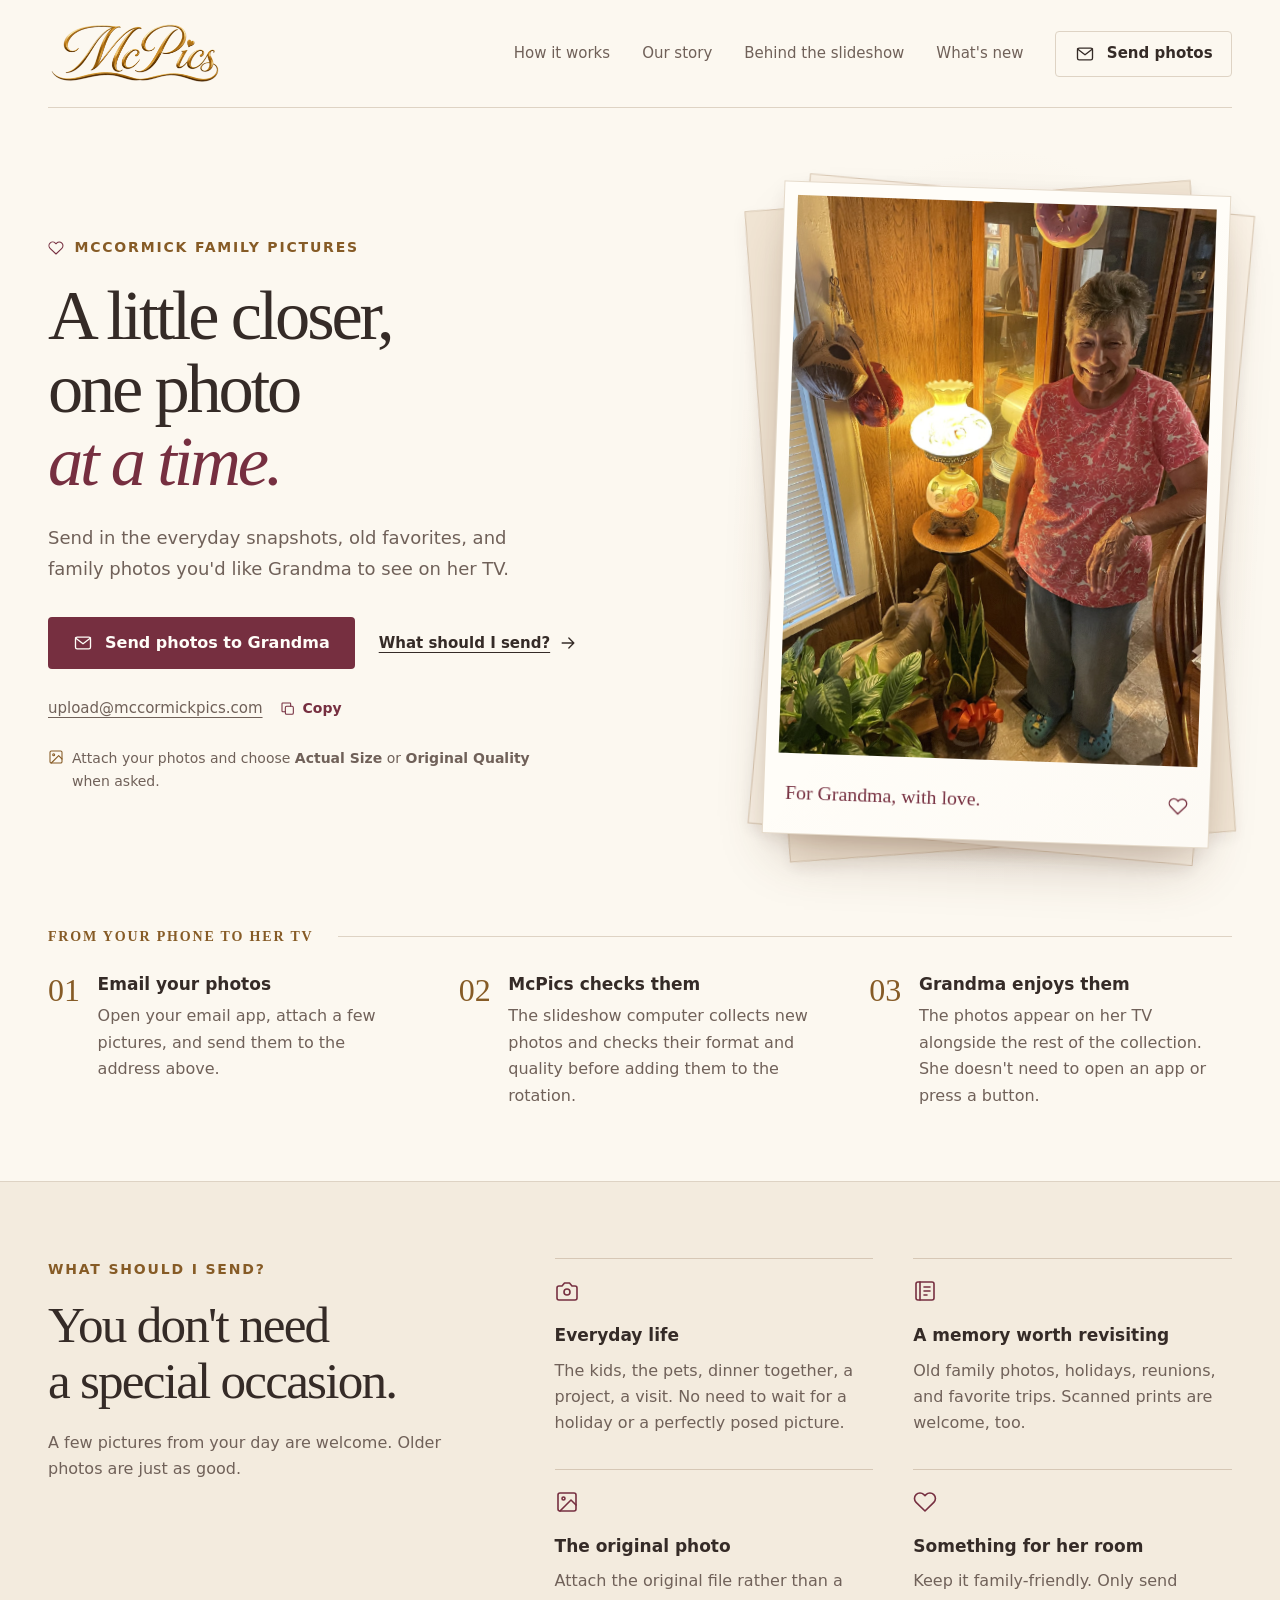
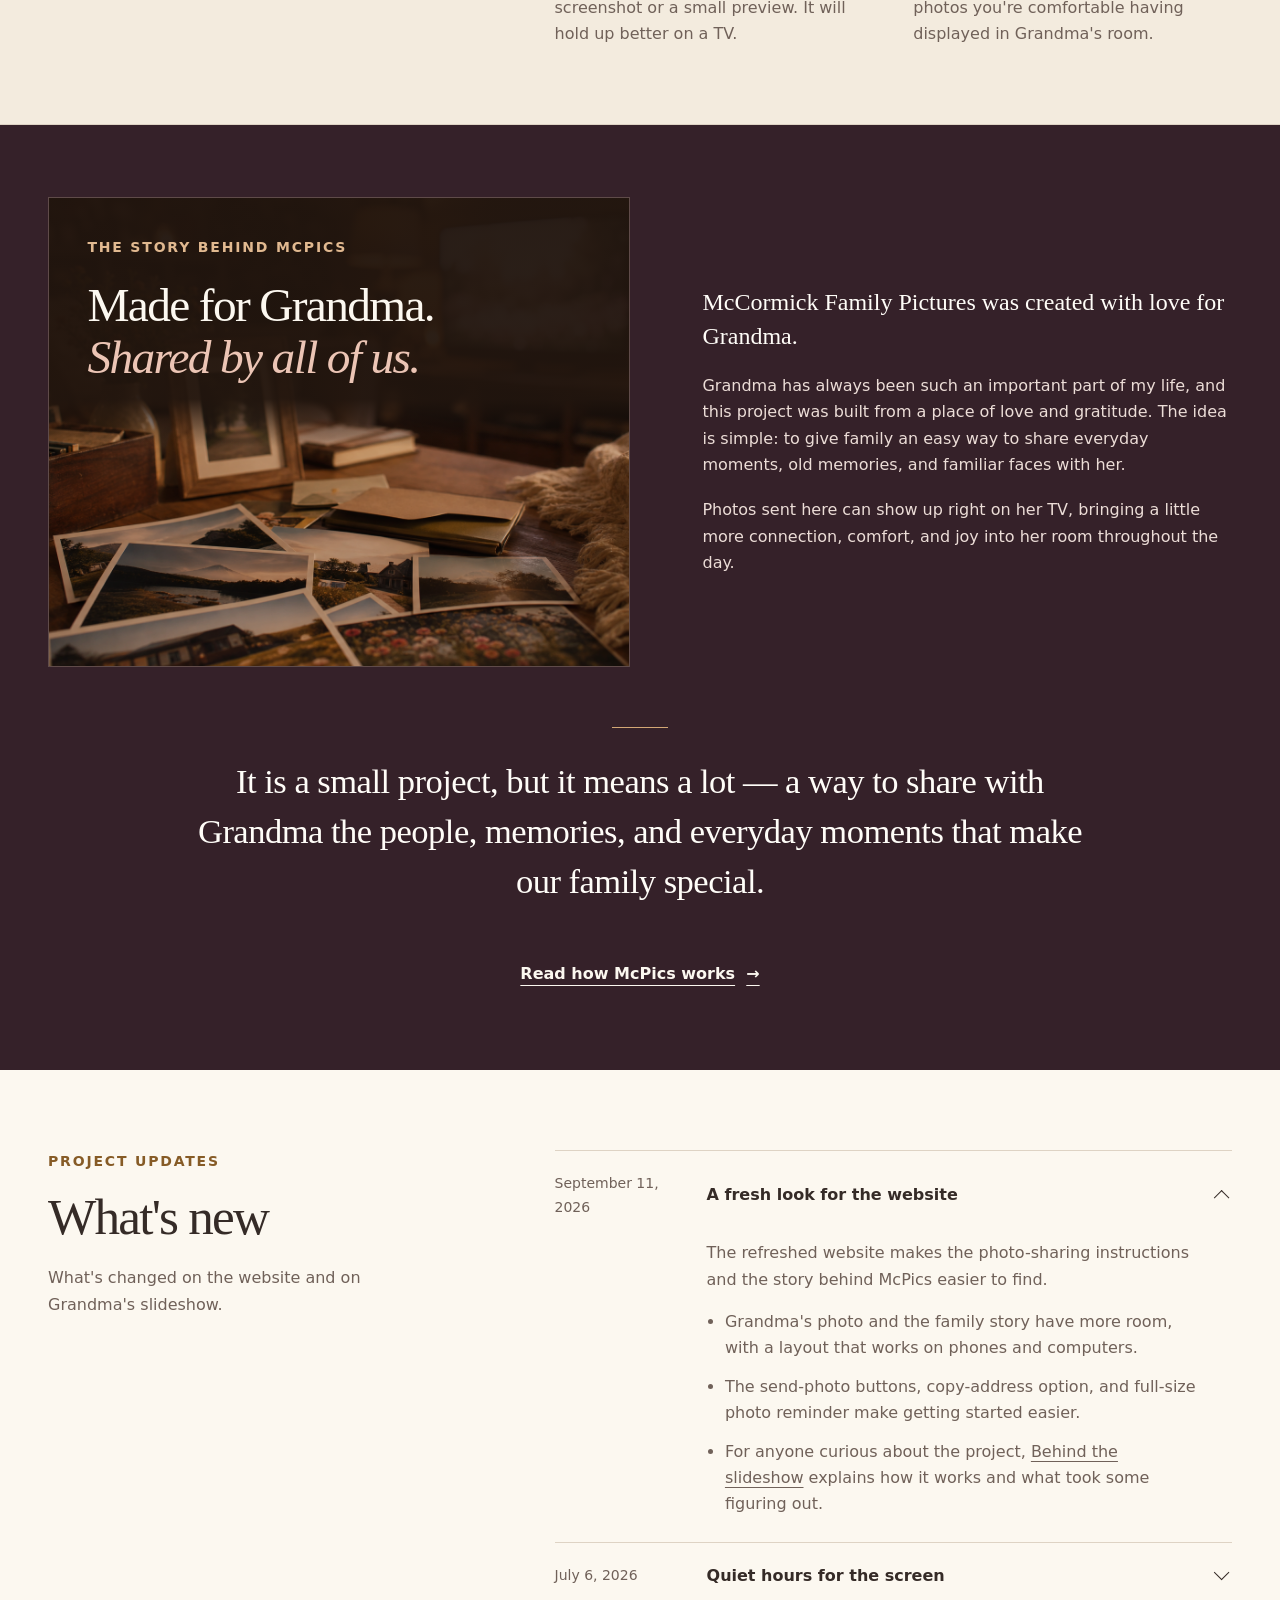
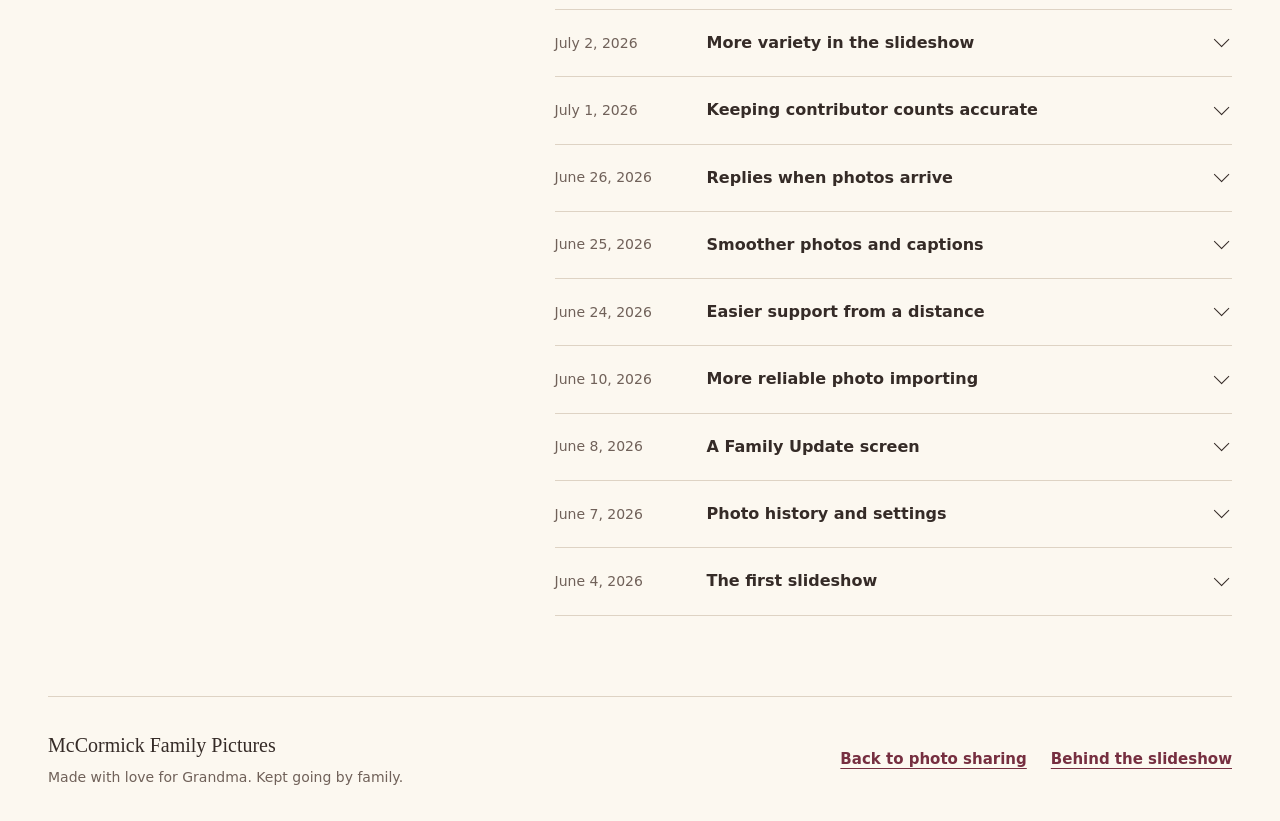
<file: index.html>
<!DOCTYPE html>
<html lang="en">
<head>
  <meta charset="UTF-8" />
  <meta name="viewport" content="width=device-width, initial-scale=1" />
  <meta name="theme-color" content="#fcf8f0" />
  <meta name="description" content="Share everyday moments, old memories, and familiar faces with Grandma. Email your family photos to McPics and they can become part of her TV slideshow." />
  <title>McCormick Family Pictures · Made with love for Grandma</title>
  <link rel="canonical" href="https://mccormickpics.com/" />
  <meta property="og:type" content="website" />
  <meta property="og:site_name" content="McCormick Family Pictures" />
  <meta property="og:title" content="McCormick Family Pictures" />
  <meta property="og:description" content="Share everyday moments, old memories, and familiar faces with Grandma. Email your family photos to McPics and they can become part of her TV slideshow." />
  <meta property="og:url" content="https://mccormickpics.com/" />
  <meta property="og:image" content="https://mccormickpics.com/assets/mcpics-social-2026-09.png" />
  <meta property="og:image:type" content="image/png" />
  <meta property="og:image:width" content="1200" />
  <meta property="og:image:height" content="628" />
  <meta property="og:image:alt" content="The gold McPics logo on a burgundy background, with McCormick Family Pictures and A little closer, one photo at a time." />
  <meta name="twitter:card" content="summary_large_image" />
  <meta name="twitter:title" content="McCormick Family Pictures" />
  <meta name="twitter:description" content="Share everyday moments, old memories, and familiar faces with Grandma. Email your family photos to McPics and they can become part of her TV slideshow." />
  <meta name="twitter:image" content="https://mccormickpics.com/assets/mcpics-social-2026-09.png" />
  <meta name="twitter:image:alt" content="The gold McPics logo on a burgundy background, with McCormick Family Pictures and A little closer, one photo at a time." />
  <link rel="icon" type="image/svg+xml" href="data:image/svg+xml,%3Csvg xmlns='http://www.w3.org/2000/svg' viewBox='0 0 32 32'%3E%3Crect width='32' height='32' rx='7' fill='%23762f40'/%3E%3Cpath d='M16 25 6.8 15.8C1 9.5 10.4 3.4 16 10c5.6-6.6 15-.5 9.2 5.8Z' fill='%23fcf8f0'/%3E%3C/svg%3E" />
  <link rel="stylesheet" href="assets/site.css" />
  <link rel="stylesheet" href="assets/technical.css" />
  <script src="assets/site.js" defer></script>
</head>
<body>
  <a class="skip-link" href="#main">Skip to content</a>
  <header class="site-header shell">
    <a class="brand" href="#main" aria-label="McCormick Family Pictures home">
      <img src="assets/mcpics-wordmark.png" alt="McPics" width="1390" height="518" />
    </a>
    <div class="header-right">
      <nav class="main-nav" aria-label="Main navigation">
        <a href="#how-it-works">How it works</a>
        <a href="#about">Our story</a>
        <a href="behind-the-slideshow.html">Behind the slideshow</a>
        <a href="#changelog">What's new</a>
      </nav>
      <a class="button button-outline" href="mailto:upload@mccormickpics.com"><svg viewBox="0 0 24 24" fill="none" stroke="currentColor" stroke-width="1.6" stroke-linecap="round" stroke-linejoin="round" aria-hidden="true"><rect x="3" y="5" width="18" height="14" rx="2"/><path d="m3 6 9 7 9-7"/></svg> Send photos</a>
    </div>
  </header>

  <main id="main">
    <section class="hero shell" aria-labelledby="hero-heading">
      <div class="hero-copy">
        <p class="eyebrow"><svg viewBox="0 0 24 24" fill="none" stroke="currentColor" stroke-width="1.6" stroke-linecap="round" stroke-linejoin="round" aria-hidden="true"><path d="M20.8 4.6a5.5 5.5 0 0 0-7.8 0L12 5.7l-1.1-1.1a5.5 5.5 0 0 0-7.8 7.8L12 21l8.8-8.6a5.5 5.5 0 0 0 0-7.8Z"/></svg> McCormick Family Pictures</p>
        <h1 id="hero-heading">A little closer,<br />one photo<br /><em>at a time.</em></h1>
        <p class="hero-description">Send in the everyday snapshots, old favorites, and family photos you'd like Grandma to see on her TV.</p>
        <div class="send-actions" id="send">
          <a class="button button-primary" href="mailto:upload@mccormickpics.com"><svg viewBox="0 0 24 24" fill="none" stroke="currentColor" stroke-width="1.6" stroke-linecap="round" stroke-linejoin="round" aria-hidden="true"><rect x="3" y="5" width="18" height="14" rx="2"/><path d="m3 6 9 7 9-7"/></svg> Send photos to Grandma</a>
          <a class="text-link" href="#tips">What should I send? <svg viewBox="0 0 24 24" fill="none" stroke="currentColor" stroke-width="1.6" stroke-linecap="round" stroke-linejoin="round" aria-hidden="true"><path d="M5 12h14m-6-6 6 6-6 6"/></svg></a>
        </div>
        <div class="address-row">
          <a id="upload-address" href="mailto:upload@mccormickpics.com">upload@mccormickpics.com</a>
          <button class="copy-button" type="button" data-copy-email aria-label="Copy upload email address" hidden><svg viewBox="0 0 24 24" fill="none" stroke="currentColor" stroke-width="1.6" stroke-linecap="round" stroke-linejoin="round" aria-hidden="true"><rect x="8" y="8" width="12" height="12" rx="2"/><path d="M16 8V4a1 1 0 0 0-1-1H4a1 1 0 0 0-1 1v11a1 1 0 0 0 1 1h4"/></svg> Copy</button>
        </div>
        <p class="copy-status" id="copy-status" role="status" aria-live="polite" aria-atomic="true"></p>
        <div class="copy-fallback" id="copy-fallback" hidden>
          <label for="email-to-copy">Email address to copy</label>
          <input id="email-to-copy" type="text" readonly spellcheck="false" value="upload@mccormickpics.com" />
        </div>
        <p class="quality-reminder"><svg viewBox="0 0 24 24" fill="none" stroke="currentColor" stroke-width="1.6" stroke-linecap="round" stroke-linejoin="round" aria-hidden="true"><rect x="3" y="3" width="18" height="18" rx="2"/><circle cx="8.5" cy="8.5" r="1.5"/><path d="m21 15-5-5L5 21"/></svg> <span>Attach your photos and choose <strong>Actual Size</strong> or <strong>Original Quality</strong> when asked.</span></p>
      </div>
      <div class="portrait-stage" data-portrait-tilt>
        <div class="portrait-stack">
          <figure class="portrait">
            <img src="assets/grandma-about.jpeg" alt="Grandma smiling at home beside a glowing lamp" width="1350" height="1800" fetchpriority="high" />
            <figcaption><span>For Grandma, with love.</span><svg viewBox="0 0 24 24" fill="none" stroke="currentColor" stroke-width="1.6" stroke-linecap="round" stroke-linejoin="round" aria-hidden="true"><path d="M20.8 4.6a5.5 5.5 0 0 0-7.8 0L12 5.7l-1.1-1.1a5.5 5.5 0 0 0-7.8 7.8L12 21l8.8-8.6a5.5 5.5 0 0 0 0-7.8Z"/></svg></figcaption>
          </figure>
        </div>
      </div>
    </section>

    <section class="how shell" id="how-it-works" aria-labelledby="how-heading">
      <div class="section-line"><h2 class="eyebrow" id="how-heading">From your phone to her TV</h2></div>
      <ol class="steps">
        <li><span class="step-number" aria-hidden="true">01</span><div><h3>Email your photos</h3><p>Open your email app, attach a few pictures, and send them to the address above.</p></div></li>
        <li><span class="step-number" aria-hidden="true">02</span><div><h3>McPics checks them</h3><p>The slideshow computer collects new photos and checks their format and quality before adding them to the rotation.</p></div></li>
        <li><span class="step-number" aria-hidden="true">03</span><div><h3>Grandma enjoys them</h3><p>The photos appear on her TV alongside the rest of the collection. She doesn't need to open an app or press a button.</p></div></li>
      </ol>
    </section>

    <section class="tips-section" id="tips" aria-labelledby="tips-heading">
      <div class="tips-layout shell">
        <div class="section-intro">
          <p class="eyebrow">What should I send?</p>
          <h2 id="tips-heading">You don't need<br />a special occasion.</h2>
          <p>A few pictures from your day are welcome. Older photos are just as good.</p>
        </div>
        <div class="tips-grid">
          <article class="tip"><svg viewBox="0 0 24 24" fill="none" stroke="currentColor" stroke-width="1.6" stroke-linecap="round" stroke-linejoin="round" aria-hidden="true"><path d="M14.5 4h-5L7 7H4a2 2 0 0 0-2 2v10a2 2 0 0 0 2 2h16a2 2 0 0 0 2-2V9a2 2 0 0 0-2-2h-3Z"/><circle cx="12" cy="13" r="3"/></svg><h3>Everyday life</h3><p>The kids, the pets, dinner together, a project, a visit. No need to wait for a holiday or a perfectly posed picture.</p></article>
          <article class="tip"><svg viewBox="0 0 24 24" fill="none" stroke="currentColor" stroke-width="1.6" stroke-linecap="round" stroke-linejoin="round" aria-hidden="true"><rect x="3" y="3" width="18" height="18" rx="2"/><path d="M7 3v18m4-13h6m-6 4h6m-6 4h3"/></svg><h3>A memory worth revisiting</h3><p>Old family photos, holidays, reunions, and favorite trips. Scanned prints are welcome, too.</p></article>
          <article class="tip"><svg viewBox="0 0 24 24" fill="none" stroke="currentColor" stroke-width="1.6" stroke-linecap="round" stroke-linejoin="round" aria-hidden="true"><rect x="3" y="3" width="18" height="18" rx="2"/><circle cx="8.5" cy="8.5" r="1.5"/><path d="m21 15-5-5L5 21"/></svg><h3>The original photo</h3><p>Attach the original file rather than a screenshot or a small preview. It will hold up better on a TV.</p></article>
          <article class="tip"><svg viewBox="0 0 24 24" fill="none" stroke="currentColor" stroke-width="1.6" stroke-linecap="round" stroke-linejoin="round" aria-hidden="true"><path d="M20.8 4.6a5.5 5.5 0 0 0-7.8 0L12 5.7l-1.1-1.1a5.5 5.5 0 0 0-7.8 7.8L12 21l8.8-8.6a5.5 5.5 0 0 0 0-7.8Z"/></svg><h3>Something for her room</h3><p>Keep it family-friendly. Only send photos you're comfortable having displayed in Grandma's room.</p></article>
        </div>
      </div>
    </section>

    <section class="story-section" id="about" aria-labelledby="story-heading">
      <div class="story-layout shell">
        <div class="story-visual" data-reveal>
          <img class="story-image" src="assets/family-memory-hero.png" alt="" width="1536" height="1024" loading="lazy" decoding="async" />
          <div class="story-heading">
            <p class="eyebrow">The story behind McPics</p>
            <h2 id="story-heading">Made for Grandma.<br /><em>Shared by all of us.</em></h2>
          </div>
        </div>
        <div class="story-copy" data-reveal>
          <p class="story-opening">McCormick Family Pictures was created with love for Grandma.</p>
          <p>Grandma has always been such an important part of my life, and this project was built from a place of love and gratitude. The idea is simple: to give family an easy way to share everyday moments, old memories, and familiar faces with her.</p>
          <p>Photos sent here can show up right on her TV, bringing a little more connection, comfort, and joy into her room throughout the day.</p>
        </div>
        <p class="story-closing" data-reveal>It is a small project, but it means a lot — a way to share with Grandma the people, memories, and everyday moments that make our family special.</p>
        <p class="story-more"><a href="behind-the-slideshow.html">Read how McPics works <span aria-hidden="true">&rarr;</span></a></p>
      </div>
    </section>

    <section class="updates-section shell" id="changelog" aria-labelledby="updates-heading">
      <div class="updates-heading">
        <p class="eyebrow">Project updates</p>
        <h2 id="updates-heading">What's new</h2>
        <p>What's changed on the website and on Grandma's slideshow.</p>
      </div>
      <div class="updates-list">
        <details class="update" open>
          <summary><time datetime="2026-09-11">September 11, 2026</time><span>A fresh look for the website</span><span class="expand-icon" aria-hidden="true"></span></summary>
          <div class="update-body"><p>The refreshed website makes the photo-sharing instructions and the story behind McPics easier to find.</p>
              <ul>
                <li>Grandma's photo and the family story have more room, with a layout that works on phones and computers.</li>
                <li>The send-photo buttons, copy-address option, and full-size photo reminder make getting started easier.</li>
                <li>For anyone curious about the project, <a href="behind-the-slideshow.html">Behind the slideshow</a> explains how it works and what took some figuring out.</li>
              </ul></div>
        </details>
        <details class="update">
          <summary><time datetime="2026-07-06">July 6, 2026</time><span>Quiet hours for the screen</span><span class="expand-icon" aria-hidden="true"></span></summary>
          <div class="update-body"><p>The screen can now turn off on a schedule and return to the slideshow afterward. The computer stays on to collect new photos, without keeping the room bright overnight.</p></div>
        </details>
        <details class="update">
          <summary><time datetime="2026-07-02">July 2, 2026</time><span>More variety in the slideshow</span><span class="expand-icon" aria-hidden="true"></span></summary>
          <div class="update-body"><p>Changes to the photo rotation help keep a handful of pictures from repeating too often.</p>
              <ul>
                <li>Photos that haven't appeared recently get more priority, while new arrivals still get a short turn in the spotlight. The order isn't a strict loop.</li>
                <li>Contributor names display more consistently, regardless of capitalization in the original email.</li>
                <li>When more than one person sends the same picture, duplicate handling does a better job of keeping contributor credit without repeating the photo.</li>
              </ul></div>
        </details>
        <details class="update">
          <summary><time datetime="2026-07-01">July 1, 2026</time><span>Keeping contributor counts accurate</span><span class="expand-icon" aria-hidden="true"></span></summary>
          <div class="update-body"><p>Two fixes help keep track of everyone's photos:</p>
              <ul>
                <li>Incomplete sender information could make one person appear as two contributors. Those records are now handled more consistently.</li>
                <li>Similar pictures taken moments apart were sometimes mistaken for duplicates. Stricter matching helps keep those separate shots in the slideshow.</li>
              </ul></div>
        </details>
        <details class="update">
          <summary><time datetime="2026-06-26">June 26, 2026</time><span>Replies when photos arrive</span><span class="expand-icon" aria-hidden="true"></span></summary>
          <div class="update-body"><p>McPics can now send automatic replies when that option is enabled:</p>
              <ul>
                <li>A thank-you confirms an import, with photos sent close together grouped into one reply.</li>
                <li>If a photo is too small or an email has no photos attached, a notice explains how to try again.</li>
                <li>Low-resolution photos are kept out of the rotation. Sending the original gives McPics a better version to use.</li>
                <li>The McPics logo also gained a small heart above the i.</li>
              </ul></div>
        </details>
        <details class="update">
          <summary><time datetime="2026-06-25">June 25, 2026</time><span>Smoother photos and captions</span><span class="expand-icon" aria-hidden="true"></span></summary>
          <div class="update-body"><p>This round of changes focused on watching the slideshow:</p>
              <ul>
                <li>Photos fade into one another, captions wait for the photo to load, and the mouse pointer hides when idle.</li>
                <li>The layout scales for Full HD and 4K screens. If an image fails to load, the slideshow can skip it and move on.</li>
                <li>The Family Update board handles contributors with multiple email addresses more consistently, and cleanup helps retain higher-quality copies.</li>
              </ul></div>
        </details>
        <details class="update">
          <summary><time datetime="2026-06-24">June 24, 2026</time><span>Easier support from a distance</span><span class="expand-icon" aria-hidden="true"></span></summary>
          <div class="update-body"><p>New desktop shortcuts open the slideshow, settings, Family Update preview, and status checks. They make it quicker to check imports and the photo library, or reopen the slideshow without waiting through its normal startup delay.</p></div>
        </details>
        <details class="update">
          <summary><time datetime="2026-06-10">June 10, 2026</time><span>More reliable photo importing</span><span class="expand-icon" aria-hidden="true"></span></summary>
          <div class="update-body"><p>McPics now recognizes exact duplicate photos from the same sender and can preserve credit when different people send the same picture. If the email service reaches a limit, importing stops cleanly and can try again later.</p></div>
        </details>
        <details class="update">
          <summary><time datetime="2026-06-08">June 8, 2026</time><span>A Family Update screen</span><span class="expand-icon" aria-hidden="true"></span></summary>
          <div class="update-body"><p>The slideshow gained a Family Update screen showing recent photo activity.</p>
              <ul>
                <li>Photo selection began giving new and rarely seen pictures more priority.</li>
                <li>HEIC/HEIF photos from iPhones can be converted for the slideshow.</li>
                <li>Installation tasks were separated from everyday startup so the computer has less to do when it turns on.</li>
              </ul></div>
        </details>
        <details class="update">
          <summary><time datetime="2026-06-07">June 7, 2026</time><span>Photo history and settings</span><span class="expand-icon" aria-hidden="true"></span></summary>
          <div class="update-body"><p>McPics began recording which photos had appeared and how often, then using that history to choose the next picture. A local settings page made it possible to check and adjust the slideshow from the computer.</p></div>
        </details>
        <details class="update">
          <summary><time datetime="2026-06-04">June 4, 2026</time><span>The first slideshow</span><span class="expand-icon" aria-hidden="true"></span></summary>
          <div class="update-body"><p>The first version of McPics brought a local photo slideshow to Grandma's TV. It read pictures from the computer and displayed them fullscreen in a browser.</p><p>A database kept track of photos and senders, folders organized the imports, and basic logs and health checks made remote support possible.</p></div>
        </details>
      </div>
    </section>
  </main>

  <footer class="site-footer shell">
    <div><p class="footer-name">McCormick Family Pictures</p><p class="footer-note">Made with love for Grandma. Kept going by family.</p></div>
    <div class="footer-links"><a href="#send">Back to photo sharing</a><a href="behind-the-slideshow.html">Behind the slideshow</a></div>
  </footer>
</body>
</html>
</file>
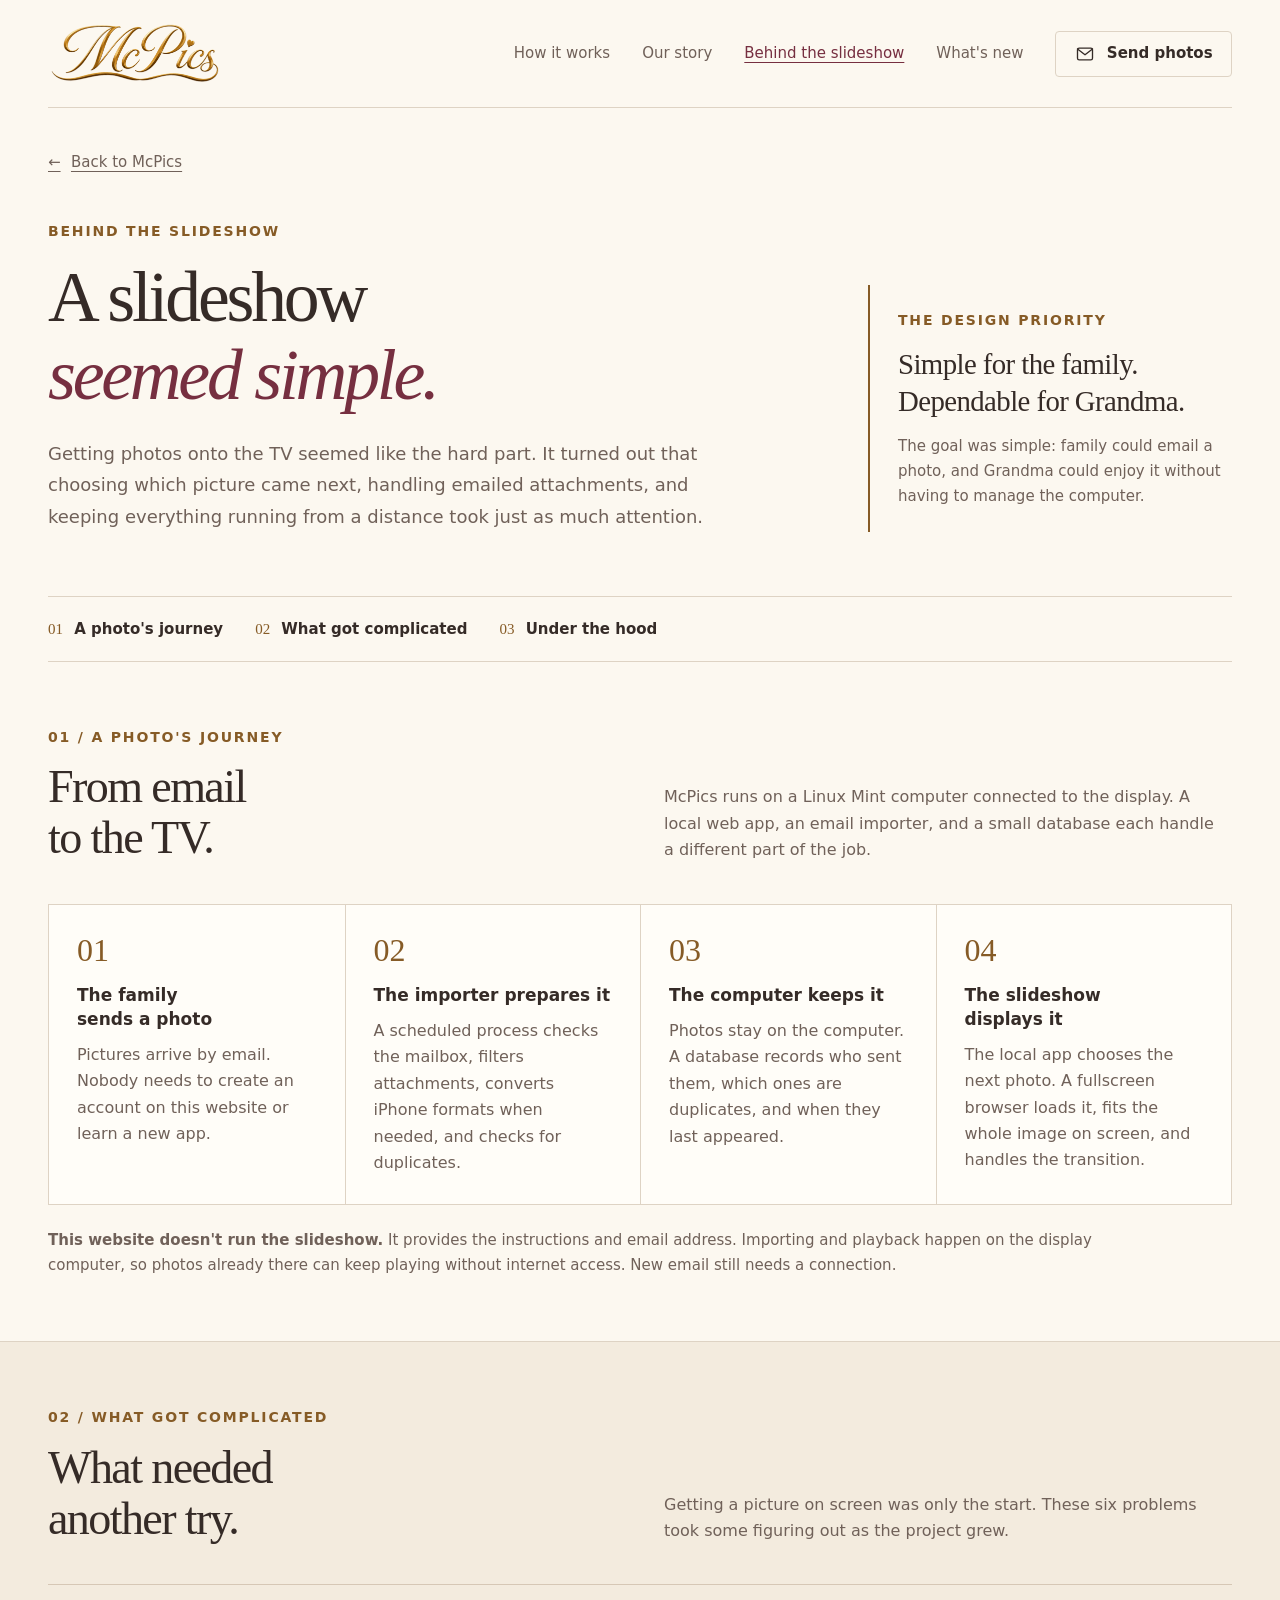
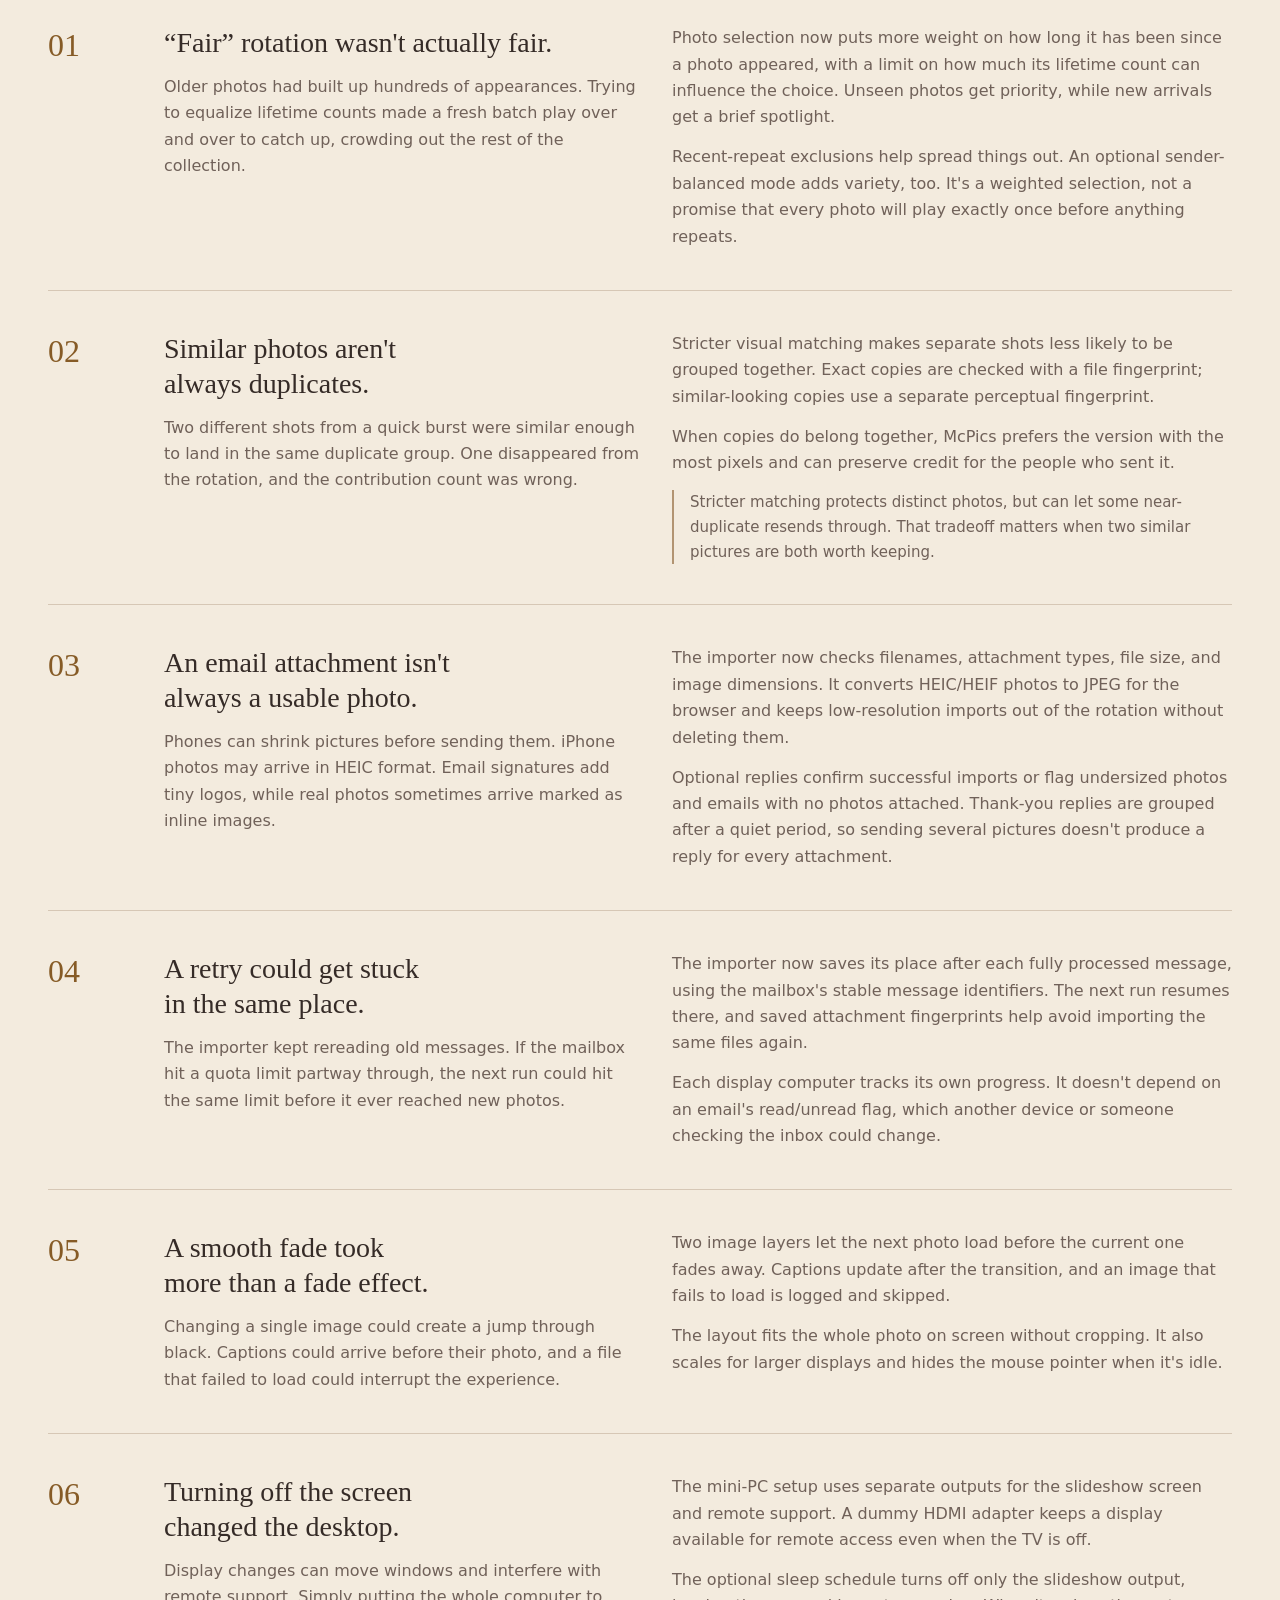
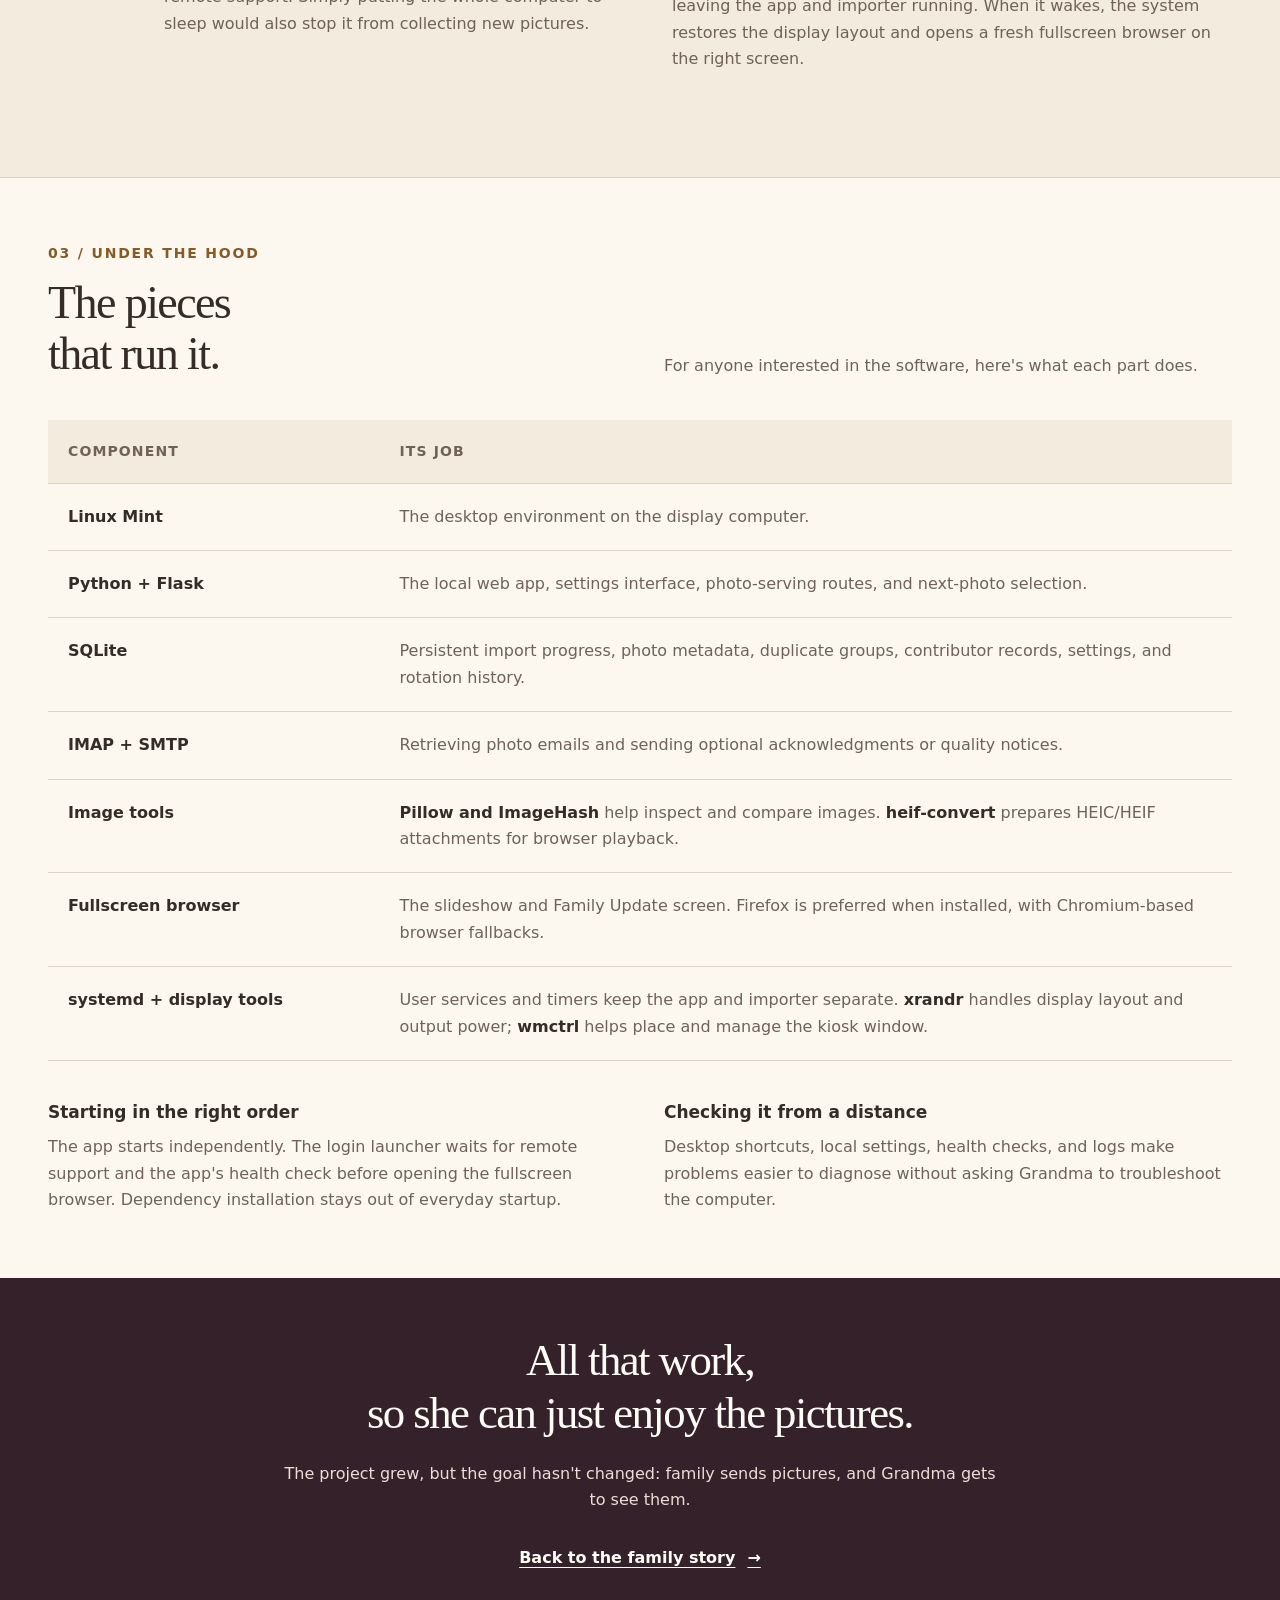
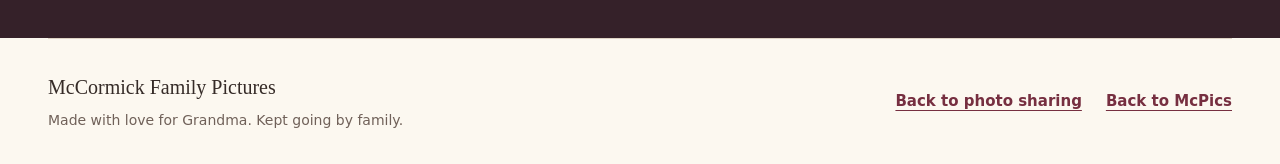
<file: behind-the-slideshow.html>
<!DOCTYPE html>
<html lang="en">
<head>
  <meta charset="UTF-8" />
  <meta name="viewport" content="width=device-width, initial-scale=1" />
  <meta name="theme-color" content="#fcf8f0" />
  <meta name="description" content="How McPics turns emailed family photos into a dependable desktop slideshow, and the design challenges behind fair rotation, photo quality, and remote support." />
  <title>Behind the slideshow · McCormick Family Pictures</title>
  <link rel="canonical" href="https://mccormickpics.com/behind-the-slideshow.html" />
  <meta property="og:type" content="website" />
  <meta property="og:site_name" content="McCormick Family Pictures" />
  <meta property="og:title" content="Behind the slideshow · McCormick Family Pictures" />
  <meta property="og:description" content="How McPics turns emailed family photos into a dependable desktop slideshow, and the design challenges behind fair rotation, photo quality, and remote support." />
  <meta property="og:url" content="https://mccormickpics.com/behind-the-slideshow.html" />
  <meta property="og:image" content="https://mccormickpics.com/assets/mcpics-social-2026-09.png" />
  <meta property="og:image:type" content="image/png" />
  <meta property="og:image:width" content="1200" />
  <meta property="og:image:height" content="628" />
  <meta property="og:image:alt" content="The gold McPics logo on a burgundy background, with McCormick Family Pictures and A little closer, one photo at a time." />
  <meta name="twitter:card" content="summary_large_image" />
  <meta name="twitter:title" content="Behind the slideshow · McCormick Family Pictures" />
  <meta name="twitter:description" content="How McPics turns emailed family photos into a dependable desktop slideshow, and the design challenges behind fair rotation, photo quality, and remote support." />
  <meta name="twitter:image" content="https://mccormickpics.com/assets/mcpics-social-2026-09.png" />
  <meta name="twitter:image:alt" content="The gold McPics logo on a burgundy background, with McCormick Family Pictures and A little closer, one photo at a time." />
  <link rel="icon" type="image/svg+xml" href="data:image/svg+xml,%3Csvg xmlns='http://www.w3.org/2000/svg' viewBox='0 0 32 32'%3E%3Crect width='32' height='32' rx='7' fill='%23762f40'/%3E%3Cpath d='M16 25 6.8 15.8C1 9.5 10.4 3.4 16 10c5.6-6.6 15-.5 9.2 5.8Z' fill='%23fcf8f0'/%3E%3C/svg%3E" />
  <link rel="stylesheet" href="assets/site.css" />
  <link rel="stylesheet" href="assets/technical.css" />
</head>
<body>
  <a class="skip-link" href="#main">Skip to content</a>
  <header class="site-header shell">
    <a class="brand" href="index.html" aria-label="McCormick Family Pictures home">
      <img src="assets/mcpics-wordmark.png" alt="McPics" width="1390" height="518" />
    </a>
    <div class="header-right">
      <nav class="main-nav" aria-label="Main navigation">
        <a href="index.html#how-it-works">How it works</a>
        <a href="index.html#about">Our story</a>
        <a href="behind-the-slideshow.html" aria-current="page">Behind the slideshow</a>
        <a href="index.html#changelog">What's new</a>
      </nav>
      <a class="button button-outline" href="mailto:upload@mccormickpics.com"><svg viewBox="0 0 24 24" fill="none" stroke="currentColor" stroke-width="1.6" stroke-linecap="round" stroke-linejoin="round" aria-hidden="true"><rect x="3" y="5" width="18" height="14" rx="2"/><path d="m3 6 9 7 9-7"/></svg> Send photos</a>
    </div>
  </header>

  <main id="main">
    <section class="tech-hero shell" aria-labelledby="technical-title">
      <a class="breadcrumb" href="index.html"><span aria-hidden="true">&larr;</span> Back to McPics</a>
      <div class="tech-hero-layout">
        <div>
          <p class="eyebrow">Behind the slideshow</p>
          <h1 id="technical-title">A slideshow<br /><em>seemed simple.</em></h1>
          <p class="tech-deck">Getting photos onto the TV seemed like the hard part. It turned out that choosing which picture came next, handling emailed attachments, and keeping everything running from a distance took just as much attention.</p>
        </div>
        <aside class="design-note" aria-labelledby="design-priority">
          <p class="eyebrow">The design priority</p>
          <h2 id="design-priority">Simple for the family.<br />Dependable for Grandma.</h2>
          <p>The goal was simple: family could email a photo, and Grandma could enjoy it without having to manage the computer.</p>
        </aside>
      </div>
    </section>

    <nav class="chapter-nav shell" aria-label="On this page">
      <a href="#photo-journey"><span aria-hidden="true">01</span> A photo's journey</a>
      <a href="#design-challenges"><span aria-hidden="true">02</span> What got complicated</a>
      <a href="#under-the-hood"><span aria-hidden="true">03</span> Under the hood</a>
    </nav>

    <section class="technical-section shell" id="photo-journey" aria-labelledby="journey-title">
      <div class="chapter-heading">
        <div><p class="eyebrow">01 / A photo's journey</p><h2 id="journey-title">From email<br />to the TV.</h2></div>
        <p>McPics runs on a Linux Mint computer connected to the display. A local web app, an email importer, and a small database each handle a different part of the job.</p>
      </div>
      <ol class="photo-journey">
        <li><span class="step-number" aria-hidden="true">01</span><h3>The family sends a photo</h3><p>Pictures arrive by email. Nobody needs to create an account on this website or learn a new app.</p></li>
        <li><span class="step-number" aria-hidden="true">02</span><h3>The importer prepares it</h3><p>A scheduled process checks the mailbox, filters attachments, converts iPhone formats when needed, and checks for duplicates.</p></li>
        <li><span class="step-number" aria-hidden="true">03</span><h3>The computer keeps it</h3><p>Photos stay on the computer. A database records who sent them, which ones are duplicates, and when they last appeared.</p></li>
        <li><span class="step-number" aria-hidden="true">04</span><h3>The slideshow displays it</h3><p>The local app chooses the next photo. A fullscreen browser loads it, fits the whole image on screen, and handles the transition.</p></li>
      </ol>
      <p class="local-note"><strong>This website doesn't run the slideshow.</strong> It provides the instructions and email address. Importing and playback happen on the display computer, so photos already there can keep playing without internet access. New email still needs a connection.</p>
    </section>

    <section class="challenges-section" id="design-challenges" aria-labelledby="challenges-title">
      <div class="technical-section shell">
        <div class="chapter-heading">
          <div><p class="eyebrow">02 / What got complicated</p><h2 id="challenges-title">What needed<br />another try.</h2></div>
          <p>Getting a picture on screen was only the start. These six problems took some figuring out as the project grew.</p>
        </div>

        <article class="challenge">
          <span class="challenge-number" aria-hidden="true">01</span>
          <div><h3>“Fair” rotation wasn't actually fair.</h3><p class="challenge-problem">Older photos had built up hundreds of appearances. Trying to equalize lifetime counts made a fresh batch play over and over to catch up, crowding out the rest of the collection.</p></div>
          <div class="challenge-fix"><p>Photo selection now puts more weight on how long it has been since a photo appeared, with a limit on how much its lifetime count can influence the choice. Unseen photos get priority, while new arrivals get a brief spotlight.</p><p>Recent-repeat exclusions help spread things out. An optional sender-balanced mode adds variety, too. It's a weighted selection, not a promise that every photo will play exactly once before anything repeats.</p></div>
        </article>

        <article class="challenge">
          <span class="challenge-number" aria-hidden="true">02</span>
          <div><h3>Similar photos aren't always duplicates.</h3><p class="challenge-problem">Two different shots from a quick burst were similar enough to land in the same duplicate group. One disappeared from the rotation, and the contribution count was wrong.</p></div>
          <div class="challenge-fix"><p>Stricter visual matching makes separate shots less likely to be grouped together. Exact copies are checked with a file fingerprint; similar-looking copies use a separate perceptual fingerprint.</p><p>When copies do belong together, McPics prefers the version with the most pixels and can preserve credit for the people who sent it.</p><p class="tradeoff">Stricter matching protects distinct photos, but can let some near-duplicate resends through. That tradeoff matters when two similar pictures are both worth keeping.</p></div>
        </article>

        <article class="challenge">
          <span class="challenge-number" aria-hidden="true">03</span>
          <div><h3>An email attachment isn't always a usable photo.</h3><p class="challenge-problem">Phones can shrink pictures before sending them. iPhone photos may arrive in HEIC format. Email signatures add tiny logos, while real photos sometimes arrive marked as inline images.</p></div>
          <div class="challenge-fix"><p>The importer now checks filenames, attachment types, file size, and image dimensions. It converts HEIC/HEIF photos to JPEG for the browser and keeps low-resolution imports out of the rotation without deleting them.</p><p>Optional replies confirm successful imports or flag undersized photos and emails with no photos attached. Thank-you replies are grouped after a quiet period, so sending several pictures doesn't produce a reply for every attachment.</p></div>
        </article>

        <article class="challenge">
          <span class="challenge-number" aria-hidden="true">04</span>
          <div><h3>A retry could get stuck in the same place.</h3><p class="challenge-problem">The importer kept rereading old messages. If the mailbox hit a quota limit partway through, the next run could hit the same limit before it ever reached new photos.</p></div>
          <div class="challenge-fix"><p>The importer now saves its place after each fully processed message, using the mailbox's stable message identifiers. The next run resumes there, and saved attachment fingerprints help avoid importing the same files again.</p><p>Each display computer tracks its own progress. It doesn't depend on an email's read/unread flag, which another device or someone checking the inbox could change.</p></div>
        </article>

        <article class="challenge">
          <span class="challenge-number" aria-hidden="true">05</span>
          <div><h3>A smooth fade took more than a fade effect.</h3><p class="challenge-problem">Changing a single image could create a jump through black. Captions could arrive before their photo, and a file that failed to load could interrupt the experience.</p></div>
          <div class="challenge-fix"><p>Two image layers let the next photo load before the current one fades away. Captions update after the transition, and an image that fails to load is logged and skipped.</p><p>The layout fits the whole photo on screen without cropping. It also scales for larger displays and hides the mouse pointer when it's idle.</p></div>
        </article>

        <article class="challenge">
          <span class="challenge-number" aria-hidden="true">06</span>
          <div><h3>Turning off the screen changed the desktop.</h3><p class="challenge-problem">Display changes can move windows and interfere with remote support. Simply putting the whole computer to sleep would also stop it from collecting new pictures.</p></div>
          <div class="challenge-fix"><p>The mini-PC setup uses separate outputs for the slideshow screen and remote support. A dummy HDMI adapter keeps a display available for remote access even when the TV is off.</p><p>The optional sleep schedule turns off only the slideshow output, leaving the app and importer running. When it wakes, the system restores the display layout and opens a fresh fullscreen browser on the right screen.</p></div>
        </article>
      </div>
    </section>

    <section class="technical-section shell" id="under-the-hood" aria-labelledby="stack-title">
      <div class="chapter-heading">
        <div><p class="eyebrow">03 / Under the hood</p><h2 id="stack-title">The pieces<br />that run it.</h2></div>
        <p>For anyone interested in the software, here's what each part does.</p>
      </div>
      <table class="stack-table" aria-labelledby="stack-title">
        <thead><tr><th scope="col">Component</th><th scope="col">Its job</th></tr></thead>
        <tbody>
          <tr><th scope="row">Linux Mint</th><td>The desktop environment on the display computer.</td></tr>
          <tr><th scope="row">Python + Flask</th><td>The local web app, settings interface, photo-serving routes, and next-photo selection.</td></tr>
          <tr><th scope="row">SQLite</th><td>Persistent import progress, photo metadata, duplicate groups, contributor records, settings, and rotation history.</td></tr>
          <tr><th scope="row">IMAP + SMTP</th><td>Retrieving photo emails and sending optional acknowledgments or quality notices.</td></tr>
          <tr><th scope="row">Image tools</th><td><strong>Pillow and ImageHash</strong> help inspect and compare images. <strong>heif-convert</strong> prepares HEIC/HEIF attachments for browser playback.</td></tr>
          <tr><th scope="row">Fullscreen browser</th><td>The slideshow and Family Update screen. Firefox is preferred when installed, with Chromium-based browser fallbacks.</td></tr>
          <tr><th scope="row">systemd + display tools</th><td>User services and timers keep the app and importer separate. <strong>xrandr</strong> handles display layout and output power; <strong>wmctrl</strong> helps place and manage the kiosk window.</td></tr>
        </tbody>
      </table>
      <div class="runtime-note">
        <div><h3>Starting in the right order</h3><p>The app starts independently. The login launcher waits for remote support and the app's health check before opening the fullscreen browser. Dependency installation stays out of everyday startup.</p></div>
        <div><h3>Checking it from a distance</h3><p>Desktop shortcuts, local settings, health checks, and logs make problems easier to diagnose without asking Grandma to troubleshoot the computer.</p></div>
      </div>
    </section>

    <section class="engineering-closing" aria-labelledby="engineering-goal">
      <div class="shell">
        <h2 id="engineering-goal">All that work,<br />so she can just enjoy the pictures.</h2>
        <p>The project grew, but the goal hasn't changed: family sends pictures, and Grandma gets to see them.</p>
        <a href="index.html#about">Back to the family story <span aria-hidden="true">&rarr;</span></a>
      </div>
    </section>
  </main>
  <footer class="site-footer shell">
    <div><p class="footer-name">McCormick Family Pictures</p><p class="footer-note">Made with love for Grandma. Kept going by family.</p></div>
    <div class="footer-links"><a href="index.html#send">Back to photo sharing</a><a href="index.html">Back to McPics</a></div>
  </footer>
</body>
</html>
</file>
<file: assets/site.css>
:root {
  color-scheme: light;
  --paper: #fcf8f0;
  --white: #fffdf8;
  --ink: #352b27;
  --muted: #706159;
  --wine: #762f40;
  --wine-dark: #542431;
  --gold: #865b26;
  --line: #ded3c4;
  --serif: Georgia, "Times New Roman", serif;
  --handwriting: "Segoe Print", "Bradley Hand", "Apple Chancery", cursive;
}

* { box-sizing: border-box; }
html { scroll-behavior: smooth; scroll-padding-top: 1.5rem; }
body { margin: 0; background: var(--paper); color: var(--ink); font-family: ui-sans-serif, system-ui, -apple-system, BlinkMacSystemFont, "Segoe UI", sans-serif; font-size: 1rem; line-height: 1.65; }
button, input { font: inherit; }
button, a { -webkit-tap-highlight-color: transparent; }
a { color: inherit; text-underline-offset: .25em; }
button { cursor: pointer; }
img { display: block; max-width: 100%; height: auto; }
svg { width: 1.25rem; height: 1.25rem; flex-shrink: 0; }
h1, h2, h3, p, figure { margin: 0; }
h1, h2, h3 { text-wrap: balance; }
h1, h2 { font-family: var(--serif); font-weight: 400; }
h2 { font-size: clamp(2.25rem, 4vw, 3.75rem); line-height: 1.1; letter-spacing: -.035em; }
h3 { font-size: 1.0625rem; line-height: 1.4; font-weight: 650; }
button:focus-visible, a:focus-visible, summary:focus-visible, input:focus-visible { outline: 3px solid var(--wine); outline-offset: 5px; }
::selection { background: #e9c6ca; color: var(--ink); }
.shell { width: min(1240px, calc(100% - 6rem)); margin-inline: auto; }
.skip-link { position: fixed; top: 1rem; left: 1rem; z-index: 20; padding: .75rem 1rem; background: var(--white); transform: translateY(-200%); }
.skip-link:focus { transform: translateY(0); }
.eyebrow { color: var(--gold); font-size: .875rem; font-weight: 650; letter-spacing: .13em; text-transform: uppercase; }
.site-header { min-height: 108px; display: flex; flex-wrap: wrap; align-items: center; justify-content: space-between; gap: 1rem 2rem; padding-block: .75rem; border-bottom: 1px solid var(--line); }
.brand { display: block; width: 174px; flex-shrink: 0; }
.brand img { width: 100%; }
.header-right, .main-nav { display: flex; flex-wrap: wrap; align-items: center; gap: 2rem; }
.main-nav a { font-size: .9375rem; text-decoration: none; color: var(--muted); padding-block: .75rem; }
.main-nav a:hover { color: var(--wine); text-decoration: underline; }
.button { min-height: 52px; display: inline-flex; align-items: center; justify-content: center; gap: .75rem; padding: .85rem 1.5rem; border: 1px solid transparent; border-radius: 4px; font-weight: 600; line-height: 1.4; text-decoration: none; transition: background .18s, transform .18s; }
.button-primary { color: var(--white); background: var(--wine); }
.button-primary:hover { background: var(--wine-dark); transform: translateY(-2px); }
.button-outline { border-color: var(--line); background: transparent; color: var(--ink); min-height: 46px; padding: .65rem 1.15rem; font-size: .9375rem; }
.button-outline:hover { background: #f1e7d8; }
.hero { display: grid; grid-template-columns: 1.15fr .85fr; align-items: center; gap: clamp(3rem, 6vw, 6rem); padding-block: 4.25rem 4.75rem; }
.hero-copy { max-width: 650px; }
.hero .eyebrow { display: flex; align-items: center; gap: .65rem; margin-bottom: 1.25rem; }
.hero .eyebrow svg { width: 1rem; height: 1rem; color: var(--wine); }
h1 { font-size: clamp(3.5rem, 5.5vw, 5.5rem); line-height: 1.035; letter-spacing: -.045em; }
h1 em { color: var(--wine); font-weight: 400; }
.hero-description { max-width: 32rem; margin-top: 1.5rem; color: var(--muted); font-size: 1.125rem; line-height: 1.75; }
.send-actions { display: flex; flex-wrap: wrap; align-items: center; gap: 1rem 1.5rem; margin-top: 2rem; }
.text-link { display: inline-flex; align-items: center; gap: .5rem; font-size: .9375rem; font-weight: 600; padding-block: .75rem; }
.address-row { display: flex; align-items: center; flex-wrap: wrap; column-gap: .45rem; margin-top: 1.1rem; }
.address-row > a { color: var(--muted); font-size: .9375rem; overflow-wrap: anywhere; }
.copy-button { display: inline-flex; align-items: center; gap: .4rem; color: var(--wine); border: 0; background: transparent; min-height: 44px; padding: .5rem .65rem; font-size: .875rem; font-weight: 600; }
.copy-button:hover { background: #f2e7df; border-radius: 4px; }
.copy-button svg { width: 1rem; height: 1rem; }
.copy-status { color: var(--wine); font-size: .875rem; }
.copy-status:empty { display: none; }
.copy-fallback { margin-top: .5rem; font-size: .875rem; }
.copy-fallback input { display: block; width: min(100%, 23rem); padding: .65rem; border: 1px solid var(--line); border-radius: 4px; background: var(--white); color: var(--ink); }
.quality-reminder { display: flex; align-items: flex-start; gap: .5rem; margin-top: 1rem; max-width: 32rem; color: var(--muted); font-size: .875rem; }
.quality-reminder svg { margin-top: .15rem; width: 1rem; height: 1rem; color: var(--gold); }
.portrait-stage { position: relative; isolation: isolate; min-width: 0; padding: .75rem; perspective: 1200px; }
.portrait-stage::before { content: ""; position: absolute; inset: -2rem; z-index: -1; background: radial-gradient(ellipse, #dcc2a44d, transparent 70%); pointer-events: none; }
.portrait-stack { position: relative; transform: rotateX(var(--tilt-x, 0deg)) rotateY(var(--tilt-y, 0deg)) rotate(2deg); transition: transform 550ms cubic-bezier(.2,.75,.25,1); }
.portrait-stack::before, .portrait-stack::after { content: ""; position: absolute; inset: 0; background: #f1e5d4; border: 1px solid #d7c6b1; box-shadow: 0 7px 16px #56351d12; pointer-events: none; }
.portrait-stack::before { transform: translate(-6px, 7px) rotate(-6deg); }
.portrait-stack::after { background: #faf2e6; transform: translate(5px, 5px) rotate(3.5deg); }
.portrait-stack.is-tilting { transition-duration: 140ms; }
.portrait { position: relative; z-index: 1; padding: 13px 13px 0; background: var(--white); border: 1px solid #e5daca; box-shadow: 0 30px 55px -18px #56351d55, 0 8px 20px #56351d12; }
.portrait::after { content: ""; position: absolute; inset: 0; pointer-events: none; background: linear-gradient(125deg, #ffffff12, transparent 45%, #95643f05); }
.portrait img { width: 100%; aspect-ratio: 3 / 4; object-fit: contain; }
.portrait figcaption { min-height: 80px; display: flex; justify-content: space-between; align-items: center; gap: .75rem; padding: 1.1rem .5rem; color: var(--wine); font-family: var(--handwriting); font-size: clamp(1.1rem, 1.55vw, 1.35rem); line-height: 1.6; }
.portrait figcaption svg { width: 1.25rem; height: 1.25rem; }
.how { padding-bottom: 4.5rem; }
.section-line { display: flex; align-items: center; gap: 1.5rem; margin-bottom: 1.8rem; }
.section-line::after { content: ""; height: 1px; flex: 1; background: var(--line); }
.steps { list-style: none; padding: 0; margin: 0; display: grid; grid-template-columns: repeat(3, minmax(0, 1fr)); gap: 3rem; }
.steps li { display: grid; grid-template-columns: auto 1fr; align-items: start; gap: 1.1rem; }
.step-number { color: var(--gold); font-family: var(--serif); font-size: 2rem; line-height: 1.1; }
.steps p { color: var(--muted); margin-top: .4rem; font-size: 1rem; }
.tips-section { border-block: 1px solid var(--line); background: #f3ebde; padding-block: 4.75rem; }
.tips-layout { display: grid; grid-template-columns: .85fr 1.35fr; gap: 5rem; }
.section-intro h2 { margin-block: 1rem 1.25rem; }
.section-intro > p:last-child { max-width: 27rem; color: var(--muted); }
.tips-grid { display: grid; grid-template-columns: repeat(2, minmax(0, 1fr)); gap: 2rem 2.5rem; }
.tip { padding-top: 1.25rem; border-top: 1px solid #d6c7b5; }
.tip svg { color: var(--wine); width: 1.5rem; height: 1.5rem; margin-bottom: .8rem; }
.tip p { color: var(--muted); margin-top: .6rem; font-size: 1rem; }
.story-section { background: #352129; color: var(--paper); padding-block: 4.5rem; }
.story-layout { display: grid; grid-template-columns: 1.1fr 1fr; align-items: center; gap: 3.75rem 4.5rem; }
.story-visual { position: relative; isolation: isolate; min-width: 0; min-height: 470px; display: flex; align-items: flex-start; overflow: hidden; border: 1px solid #dcc7a940; }
.story-image { position: absolute; inset: 0; z-index: -2; width: 100%; height: 100%; object-fit: cover; object-position: 35% 50%; }
.story-visual::after { content: ""; position: absolute; inset: 0; z-index: -1; pointer-events: none; background: #21150e1a; }
.story-heading { position: relative; width: 100%; margin-bottom: 8rem; padding: clamp(1.5rem, 3vw, 3rem); padding-bottom: 4rem; background: linear-gradient(180deg, #21150ef5, #21150ef0 calc(100% - 3rem), #21150e00); }
.story-section .eyebrow { color: #e1b990; }
.story-section h2 { margin-top: 1.25rem; max-width: 27rem; font-size: clamp(2.4rem, 3.7vw, 3.5rem); }
.story-section h2 em { color: #ecc5b5; }
.story-copy { max-width: 42rem; }
.story-copy p { color: #ecddd7; }
.story-copy p + p { margin-top: 1.2rem; }
.story-copy .story-opening { font-family: var(--serif); font-size: 1.5rem; line-height: 1.4; color: var(--white); }
.story-closing { grid-column: 1 / -1; width: min(100%, 57rem); margin-inline: auto; text-align: center; font-family: var(--serif); font-size: clamp(1.65rem, 2.7vw, 2.4rem); line-height: 1.45; letter-spacing: -.015em; color: var(--white); text-wrap: pretty; }
.story-closing::before { content: ""; display: block; width: 3.5rem; height: 1px; background: #d3a775; margin: 0 auto 1.75rem; }
.updates-section { display: grid; grid-template-columns: .85fr 1.35fr; gap: 5rem; padding-block: 5rem; }
.updates-heading h2 { margin-top: 1rem; }
.updates-heading > p:last-child { color: var(--muted); margin-top: 1.25rem; max-width: 23rem; }
.updates-list { min-width: 0; }
.update { border-bottom: 1px solid var(--line); }
.update:first-child { border-top: 1px solid var(--line); }
.update summary { padding: 1.35rem 0; display: grid; grid-template-columns: 8.5rem 1fr 1rem; gap: 1rem; align-items: center; cursor: pointer; list-style: none; }
.update summary::-webkit-details-marker { display: none; }
.update summary:hover { color: var(--wine); }
.update time { color: var(--muted); font-size: .875rem; }
.update summary > span:nth-child(2) { font-weight: 600; line-height: 1.4; }
.expand-icon { width: .7rem; height: .7rem; border-right: 1.5px solid; border-bottom: 1.5px solid; transform: rotate(45deg); margin-top: -.4rem; transition: transform .2s; }
.update[open] .expand-icon { transform: rotate(225deg); margin-top: .3rem; }
.update-body { padding: 0 2rem 1.5rem 9.5rem; font-size: 1rem; color: var(--muted); }
.update-body p + p { margin-top: .85rem; }
.update-body ul { padding-left: 1.15rem; margin-bottom: 0; }
.update-body li + li { margin-top: .75rem; }
.update-body strong { color: var(--ink); font-weight: 600; }
.site-footer { border-top: 1px solid var(--line); padding-block: 2rem; display: flex; justify-content: space-between; align-items: center; gap: 1.5rem; }
.footer-name { font-family: var(--serif); font-size: 1.25rem; }
.footer-note { color: var(--muted); font-size: .875rem; margin-top: .3rem; }
.site-footer > a { color: var(--wine); font-size: .9375rem; font-weight: 600; min-height: 44px; display: inline-flex; align-items: center; gap: .5rem; }
[hidden] { display: none !important; }

@media (min-width: 1550px) { .hero { padding-block: 5rem; } }
@media (max-width: 1050px) {
  .shell { width: calc(100% - 4rem); }
  .main-nav, .header-right { gap: 1.25rem; }
  .hero { gap: 2.5rem; }
  h1 { font-size: clamp(3rem, 5.6vw, 4.5rem); }
  .steps { gap: 1.5rem; }
  .tips-layout, .updates-section { gap: 3rem; grid-template-columns: .9fr 1.1fr; }
  .story-layout { gap: 3rem; grid-template-columns: 1fr 1fr; }
  .story-visual { min-height: 450px; }
  .story-section h2 { font-size: 2.5rem; }
  .update summary { grid-template-columns: 1fr 1rem; gap: .35rem 1rem; }
  .update time { grid-column: 1; }
  .update summary > span:nth-child(2) { grid-column: 1; }
  .expand-icon { grid-column: 2; grid-row: 1 / 3; }
  .update-body { padding-left: 0; padding-right: 1rem; }
}
@media (max-width: 760px) {
  .shell { width: calc(100% - 2.5rem); }
  .site-header { min-height: 86px; display: grid; grid-template-columns: 1fr auto; gap: .5rem 1rem; }
  .brand { width: 140px; }
  .header-right { display: contents; }
  .header-right > .button { grid-column: 2; grid-row: 1; }
  .main-nav { display: grid; grid-template-columns: repeat(2, minmax(0, 1fr)); grid-column: 1 / -1; grid-row: 2; gap: 0 1rem; border-top: 1px solid var(--line); padding-top: .25rem; }
  .main-nav a { display: flex; align-items: center; min-height: 44px; padding-block: .5rem; font-size: .875rem; }
  .hero { grid-template-columns: 1fr; padding-block: 2.5rem 3rem; gap: 2.5rem; }
  .hero-copy { max-width: 36rem; }
  h1 { font-size: clamp(3.15rem, 9vw, 4.5rem); max-width: 35rem; }
  .hero-description { font-size: 1.0625rem; margin-top: 1.25rem; }
  .hero .eyebrow { font-size: .8125rem; margin-bottom: 1rem; }
  .send-actions { margin-top: 1.5rem; gap: .5rem 1.25rem; }
  .portrait-stage { width: min(90%, 380px); justify-self: center; padding: .75rem; }
  .portrait-stack { transform: rotate(1.5deg); }
  .portrait { padding: 10px 10px 0; }
  .portrait figcaption { font-size: 1.05rem; min-height: 65px; padding: .9rem .25rem; }
  .how { padding-bottom: 3rem; }
  .section-line { gap: .75rem; }
  .section-line .eyebrow { font-size: .8125rem; letter-spacing: .08em; }
  .steps { grid-template-columns: 1fr; gap: 1.5rem; }
  .steps li { gap: 1rem; }
  .steps p { max-width: 32rem; }
  .tips-section, .story-section { padding-block: 3.25rem; }
  .tips-layout, .story-layout, .updates-section { grid-template-columns: 1fr; gap: 2rem; }
  .tips-grid { gap: 1.5rem; }
  .story-section h2 { max-width: 29rem; }
  .story-visual { min-height: 390px; }
  .story-heading { padding: 1.75rem 1.75rem 4rem; }
  .story-copy { max-width: none; }
  .story-closing { padding-top: .5rem; }
  .updates-section { padding-block: 3.25rem; }
  .updates-heading > p:last-child { max-width: none; }
  .update summary { padding-block: 1.15rem; }
  .site-footer { align-items: flex-start; flex-direction: column; gap: .75rem; }
}
@media (max-width: 380px) {
  .brand { width: 118px; }
  .button-outline { padding-inline: .75rem; font-size: .875rem; }
  h1 { font-size: 2.8rem; }
  .tips-grid { grid-template-columns: 1fr; }
  .send-actions > .button { width: 100%; padding-inline: .75rem; }
}
@media (prefers-reduced-motion: reduce) {
  html { scroll-behavior: auto; }
  *, *::before, *::after { transition: none !important; }
  .portrait-stack { transform: rotate(1.5deg); }
  .button-primary:hover { transform: none; }
}

@media print {
  .portrait-stack { transform: none; }
  .portrait-stack::before, .portrait-stack::after { display: none; }
  .story-section { background: white; color: black; }
  .story-visual { min-height: auto; border: 0; }
  .story-image, .story-visual::after { display: none; }
  .story-heading { margin: 0; padding: 0; background: none; }
  .story-section .eyebrow, .story-section h2 em, .story-copy p, .story-copy .story-opening, .story-closing { color: black; }
}
</file>
<file: assets/technical.css>
.story-more { grid-column: 1 / -1; text-align: center; margin-top: -1rem; }
.story-more a { color: var(--paper); display: inline-flex; gap: .7rem; align-items: center; min-height: 48px; font-weight: 600; text-underline-offset: .4em; }
.story-more a:focus-visible { outline-color: var(--paper); }
.footer-links { display: flex; flex-wrap: wrap; gap: .5rem 1.5rem; }
.footer-links a { min-height: 44px; display: inline-flex; align-items: center; color: var(--wine); font-size: .9375rem; font-weight: 600; }
.main-nav a[aria-current="page"] { color: var(--wine); text-decoration: underline; }
.tech-hero { padding-block: 2rem 4rem; }
.breadcrumb { display: inline-flex; align-items: center; gap: .65rem; color: var(--muted); font-size: .9375rem; min-height: 44px; margin-bottom: 2.25rem; }
.tech-hero-layout { display: grid; grid-template-columns: 1.35fr .65fr; gap: 4rem; align-items: end; }
.tech-hero h1 { font-size: clamp(3.25rem, 5.6vw, 5.4rem); line-height: 1.08; max-width: 50rem; margin-top: 1rem; }
.tech-deck { color: var(--muted); font-size: 1.125rem; line-height: 1.75; max-width: 44rem; margin-top: 1.5rem; }
.design-note { padding: 1.5rem 0 1.5rem 1.75rem; border-left: 2px solid var(--gold); }
.design-note h2 { font-size: 1.8rem; line-height: 1.3; letter-spacing: -.02em; margin-top: .85rem; }
.design-note > p:last-child { color: var(--muted); font-size: .9375rem; margin-top: .85rem; }
.chapter-nav { display: flex; flex-wrap: wrap; gap: .5rem 2rem; border-block: 1px solid var(--line); padding-block: .6rem; }
.chapter-nav a { display: inline-flex; align-items: center; gap: .7rem; min-height: 44px; font-size: .9375rem; font-weight: 600; text-decoration: none; }
.chapter-nav a:hover { text-decoration: underline; }
.chapter-nav span { color: var(--gold); font-family: var(--serif); font-weight: 400; }
.technical-section { padding-block: 4rem; }
.chapter-heading { display: grid; grid-template-columns: 1fr 1fr; align-items: end; gap: 3rem; margin-bottom: 2.5rem; }
.chapter-heading h2 { font-size: clamp(2.25rem, 3.6vw, 3.25rem); margin-top: .85rem; }
.chapter-heading > p { color: var(--muted); max-width: 35rem; }
.photo-journey { display: grid; grid-template-columns: repeat(4, minmax(0, 1fr)); list-style: none; margin: 0; padding: 0; border: 1px solid var(--line); background: var(--white); }
.photo-journey li { padding: 1.75rem; }
.photo-journey li + li { border-left: 1px solid var(--line); }
.photo-journey .step-number { display: block; margin-bottom: 1rem; }
.photo-journey p { color: var(--muted); margin-top: .65rem; }
.local-note { margin-top: 1.4rem; color: var(--muted); font-size: .9375rem; max-width: 67rem; }
.challenges-section { background: #f3ebde; border-block: 1px solid var(--line); }
.challenge { display: grid; grid-template-columns: .15fr .85fr 1fr; gap: 2rem; padding-block: 2.5rem; border-top: 1px solid #d6c7b5; align-items: start; }
.challenge-number { color: var(--gold); font-family: var(--serif); font-size: 2rem; line-height: 1; padding-top: .25rem; }
.challenge h3 { font-family: var(--serif); font-size: 1.75rem; font-weight: 400; line-height: 1.25; max-width: 26rem; }
.challenge-problem { color: var(--muted); margin-top: .85rem; }
.challenge-fix > p + p { margin-top: .85rem; }
.challenge-fix p { color: var(--muted); }
.challenge-fix strong { color: var(--ink); font-weight: 650; }
.tradeoff { font-size: .9375rem; border-left: 2px solid #b29472; padding-left: 1rem; }
.stack-table { width: 100%; border-collapse: collapse; font-size: 1rem; text-align: left; }
.stack-table th, .stack-table td { padding: 1.25rem; border-bottom: 1px solid var(--line); vertical-align: top; }
.stack-table thead { background: #f3ebde; }
.stack-table thead th { font-size: .875rem; color: var(--muted); text-transform: uppercase; letter-spacing: .08em; }
.stack-table tbody th { font-weight: 600; width: 28%; }
.stack-table td { color: var(--muted); }
.stack-table td strong { color: var(--ink); font-weight: 600; }
.runtime-note { display: grid; grid-template-columns: 1fr 1fr; gap: 3rem; margin-top: 2.5rem; }
.runtime-note h3 { margin-bottom: .6rem; }
.runtime-note p { color: var(--muted); }
.engineering-closing { padding-block: 3.5rem; background: #352129; color: var(--white); }
.engineering-closing .shell { max-width: 56rem; text-align: center; }
.engineering-closing h2 { font-size: clamp(2rem, 3.5vw, 3rem); line-height: 1.2; }
.engineering-closing p { margin: 1.25rem auto 0; color: #ecddd7; max-width: 45rem; }
.engineering-closing a { display: inline-flex; gap: .75rem; align-items: center; min-height: 48px; margin-top: 1.25rem; font-weight: 600; }
.engineering-closing a:focus-visible { outline-color: var(--paper); }
@media (max-width: 1050px) {
  .tech-hero-layout { grid-template-columns: 1.4fr .6fr; gap: 2rem; }
  .design-note { padding-left: 1.25rem; }
  .photo-journey { grid-template-columns: repeat(2, minmax(0, 1fr)); }
  .photo-journey li:nth-child(3) { border-left: 0; }
  .photo-journey li:nth-child(n+3) { border-top: 1px solid var(--line); }
  .challenge { grid-template-columns: 2rem 1fr 1fr; gap: 1.5rem; }
}
@media (max-width: 760px) {
  .tech-hero { padding-block: 1rem 2.5rem; }
  .breadcrumb { margin-bottom: 1.5rem; }
  .tech-hero-layout, .chapter-heading, .runtime-note { grid-template-columns: 1fr; gap: 1.5rem; }
  .tech-hero h1 { font-size: clamp(2.6rem, 9vw, 4rem); }
  .tech-deck { font-size: 1.0625rem; }
  .design-note { padding-block: .5rem; }
  .design-note h2 { font-size: 1.5rem; }
  .chapter-nav { gap: .25rem 1.25rem; }
  .technical-section { padding-block: 2.75rem; }
  .photo-journey li { padding: 1.25rem; }
  .challenge { grid-template-columns: 1.75rem 1fr; gap: .75rem 1rem; padding-block: 2rem; }
  .challenge-fix { grid-column: 2; }
  .challenge h3 { font-size: 1.5rem; }
  .challenge-number { font-size: 1.5rem; }
  .stack-table th, .stack-table td { padding: 1rem .5rem; }
  .stack-table tbody th { width: 35%; }
}
@media (max-width: 430px) {
  .photo-journey { grid-template-columns: 1fr; }
  .photo-journey li + li { border-left: 0; border-top: 1px solid var(--line); }
}
</file>
